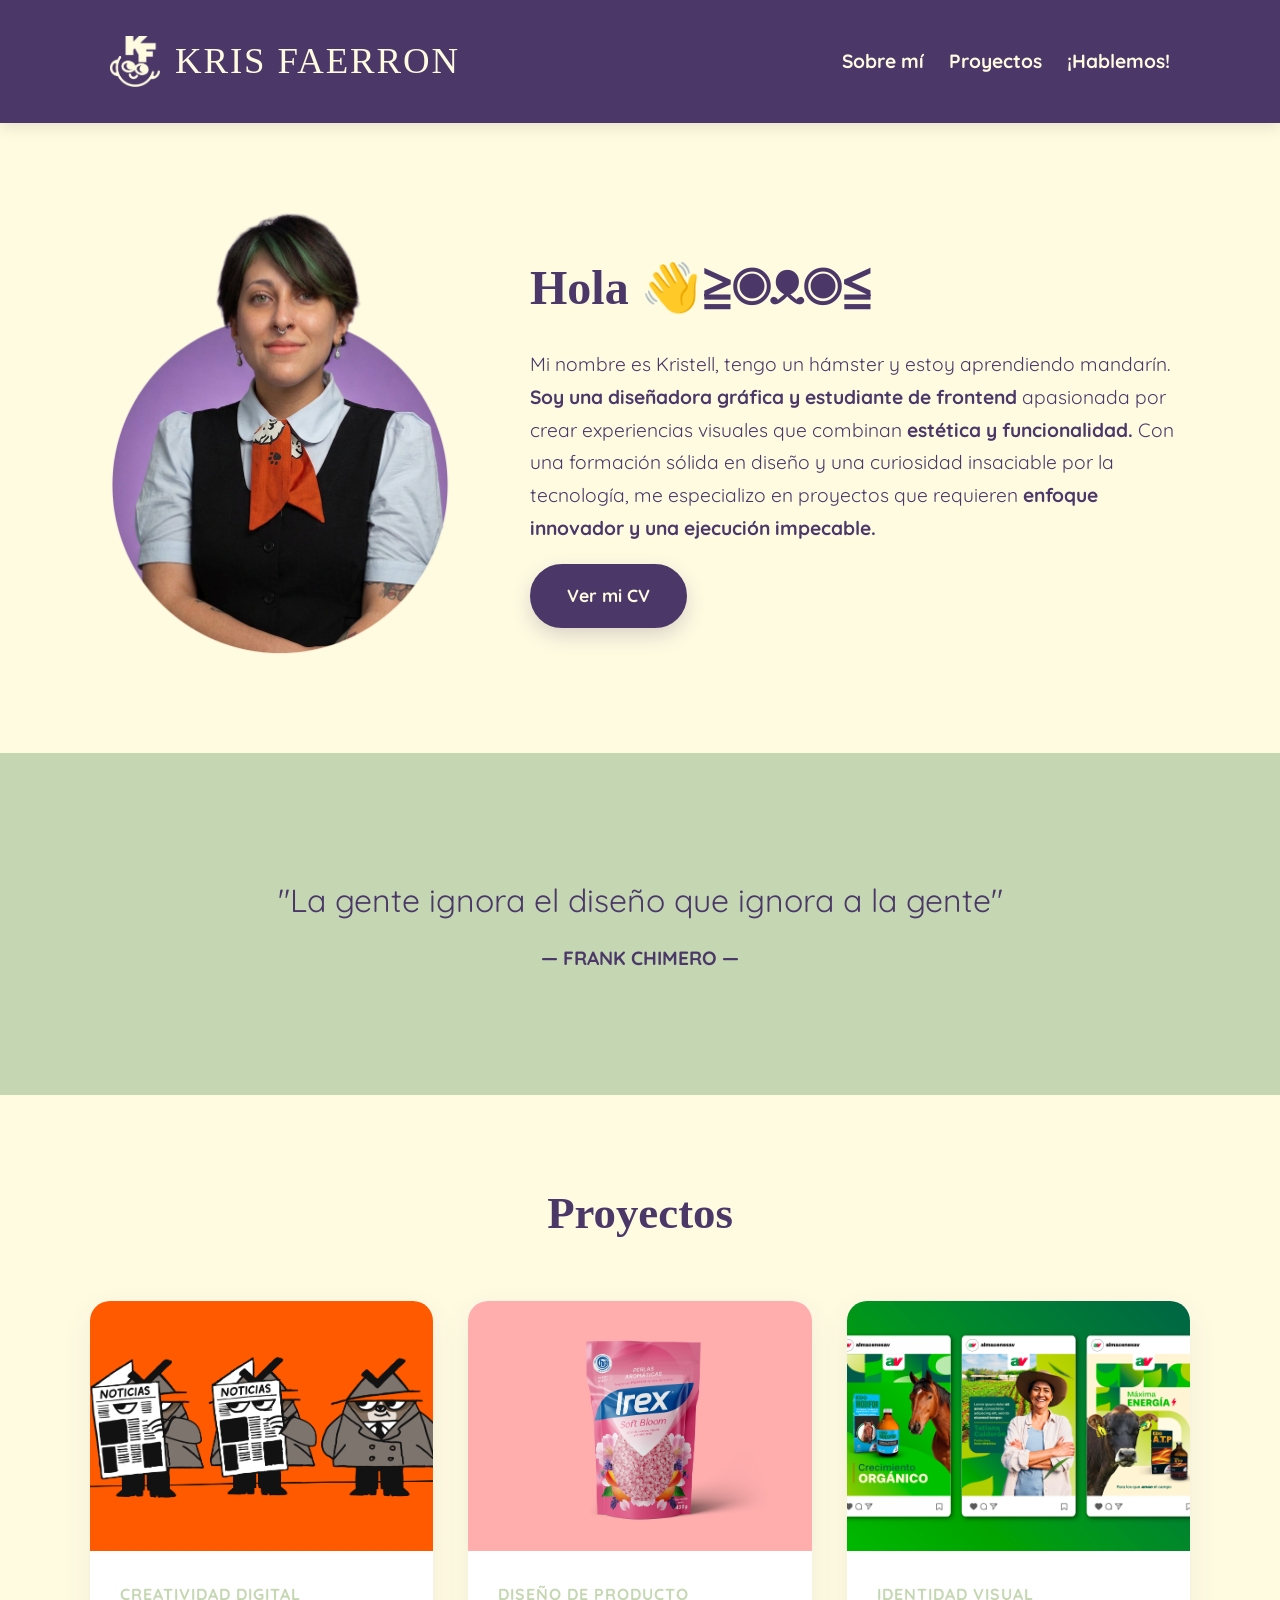
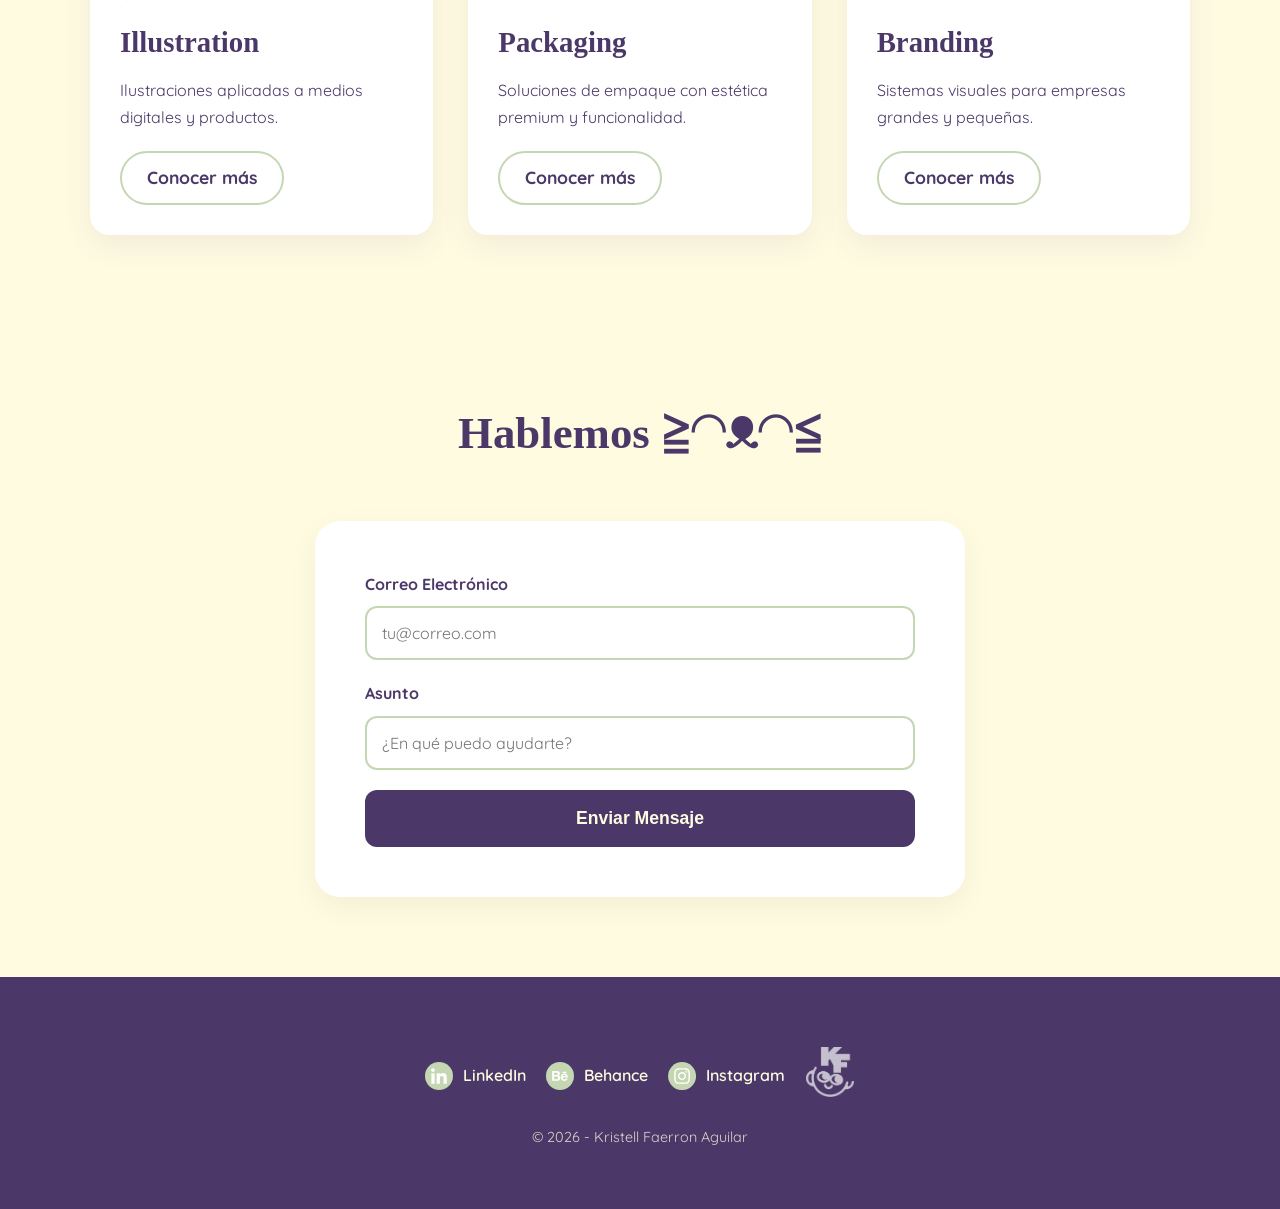
<file: index.html>
<!DOCTYPE html>
<html lang="es">
<head>
    <meta charset="UTF-8">
    <meta name="viewport" content="width=device-width, initial-scale=1.0">
    <title>Kristell Faerron | Diseño & Frontend</title>
    <link href="https://fonts.googleapis.com/css2?family=Quicksand:wght@300;400;700&display=swap" rel="stylesheet">
    <link rel="stylesheet" href="style.css">
    <link rel="icon" type="image/png" href="img/KF.png">
</head>
<body>

    <header class="main-header">
        <div class="container nav-container">
            <div class="logo-wrapper">
                <img src="img/KF.png" alt="Logotipo Kristell" class="logo-img">
                <span class="logo-text">KRIS FAERRON</span>
            </div>
            <nav class="main-nav">
                <ul>
                    <li><a href="#sobre-mi">Sobre mí</a></li>
                    <li><a href="#proyectos">Proyectos</a></li>
                    <li><a href="#hablemos">¡Hablemos!</a></li>
                </ul>
            </nav>
        </div>
    </header>

    <main>
        <section id="sobre-mi" class="container section">
            <div class="about-content">
                <div class="about-img">
                    <img src="img/KristellFaerron.png" alt="Foto de Kristell Faerron">
                </div>
                <div class="about-text">
                    <h1>Hola 👋≧◉ᴥ◉≦</h1>
                    <p>Mi nombre es Kristell, tengo un hámster y estoy aprendiendo mandarín. <strong>Soy una diseñadora gráfica y estudiante de frontend</strong> apasionada por crear experiencias visuales que combinan <strong>estética y funcionalidad.</strong> Con una formación sólida en diseño y una curiosidad insaciable por la tecnología, me especializo en proyectos que requieren <strong>enfoque innovador y una ejecución impecable.</strong></p>
                    <a href="docs/CV-Kristell-Faerron.pdf" target="_blank" class="btn-cv" rel="noopener noreferrer">Ver mi CV</a>
                </div>
            </div> </section>

        <section class="quote-section">
            <div class="container">
                <blockquote>
                    "La gente ignora el diseño que ignora a la gente"
                    <cite>— Frank Chimero —</cite>
                </blockquote>
            </div>
        </section>

        <section id="proyectos" class="container section">
            <h2 class="section-title">Proyectos</h2>
            <div class="projects-grid">
                
                <article class="project-card">
                    <div class="project-image">
                        <img src="img/proyecto-ilustracion.jpg" alt="Ilustración Editorial">
                    </div>
                    <div class="project-info">
                        <span>Creatividad Digital</span>
                        <h3>Illustration</h3>
                        <p>Ilustraciones aplicadas a medios digitales y productos.</p>
                        <div class="project-actions">
                            <a href="ilustracion.html" class="btn-more">Conocer más</a>
                        </div>
                    </div>
                </article>

                <article class="project-card">
                    <div class="project-image">
                        <img src="img/proyecto-packaging.png" alt="Packaging">
                    </div>
                    <div class="project-info">
                        <span>Diseño de Producto</span>
                        <h3>Packaging</h3>
                        <p>Soluciones de empaque con estética premium y funcionalidad.</p>
                        <div class="project-actions">
                            <a href="packaging.html" class="btn-more">Conocer más</a>
                        </div>
                    </div>
                </article>

                <article class="project-card">
                    <div class="project-image">
                        <img src="img/proyecto-branding.png" alt="Branding Corporativo">
                    </div>
                    <div class="project-info">
                        <span>Identidad Visual</span>
                        <h3>Branding</h3>
                        <p>Sistemas visuales para empresas grandes y pequeñas.</p>
                        <div class="project-actions">
                            <a href="branding.html" class="btn-more">Conocer más</a>
                        </div>
                    </div>
                </article>

            </div>
        </section>

        <section id="hablemos" class="container section">
            <h2 class="section-title">Hablemos ≧◠ᴥ◠≦</h2>
            <form class="contact-form">
                <div class="form-group">
                    <label for="email">Correo Electrónico</label>
                    <input type="email" id="email" name="email" placeholder="tu@correo.com" required>
                </div>
                <div class="form-group">
                    <label for="subject">Asunto</label>
                    <input type="text" id="subject" name="subject" placeholder="¿En qué puedo ayudarte?" required>
                </div>
                <button type="submit" class="btn-submit">Enviar Mensaje</button>
            </form>
        </section>
    </main>

    <footer class="main-footer">
        <div class="container footer-container"> <div class="social-links">
                <a href="https://www.linkedin.com/in/kristell-faerron-2b2548192/" target="_blank" rel="noopener noreferrer" class="social-icon">
                    <img src="img/linkedin-icon.svg" alt="LinkedIn de Kristell" class="icon-img"> LinkedIn
                </a>
                <a href="https://www.behance.net/KristellFaerron" target="_blank" rel="noopener noreferrer" class="social-icon">
                    <img src="img/behance-icon.svg" alt="Behance de Kristell" class="icon-img"> Behance
                </a>
                <a href="https://www.instagram.com/krispy_pop/" target="_blank" rel="noopener noreferrer" class="social-icon">
                    <img src="img/instagram-icon.svg" alt="Instagram de Kristell" class="icon-img"> Instagram
                </a>
                <a href="#" class="footer-logo">
                    <img src="img/KF.png" alt="Ir al inicio de la página">
                </a>
            </div>
            <p class="copyright">&copy; 2026 - Kristell Faerron Aguilar</p>
        </div>
    </footer>

</body>
</html>
</file>
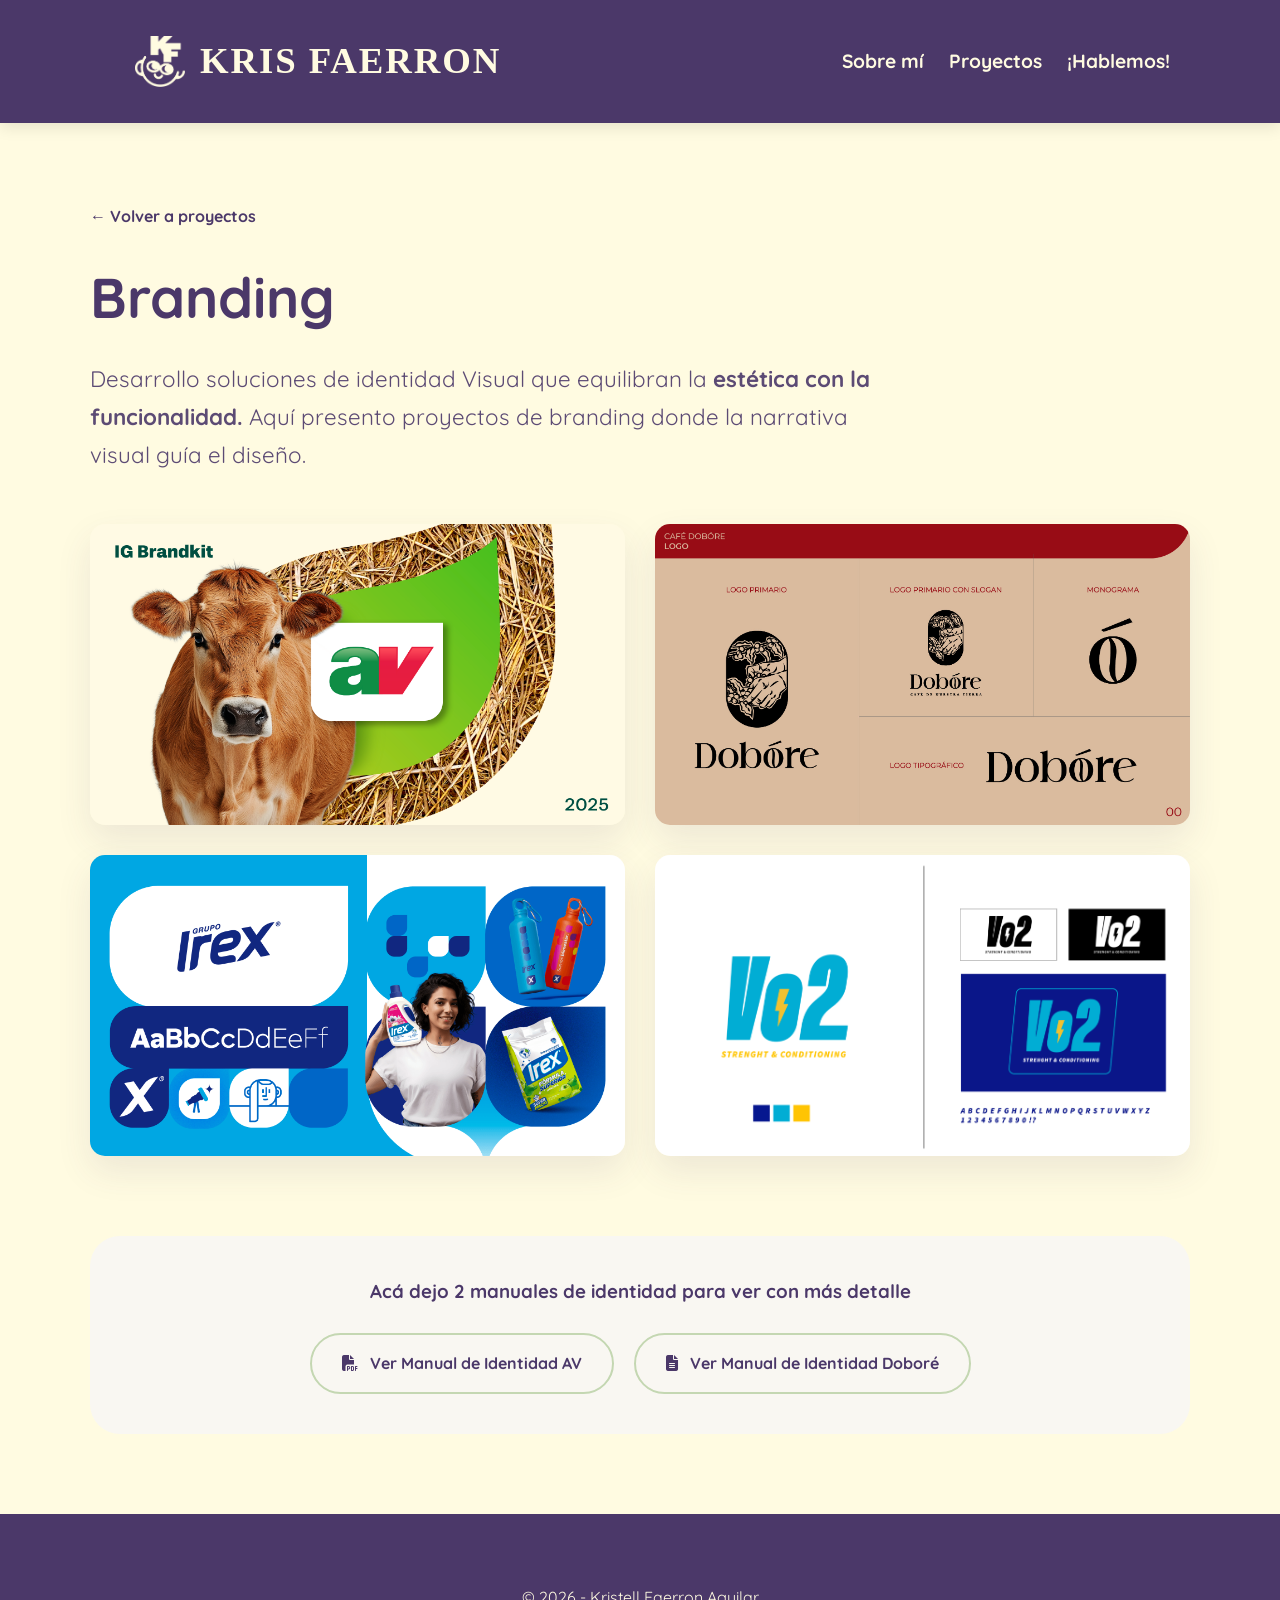
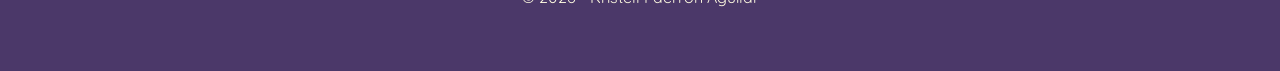
<file: branding.html>
<!DOCTYPE html>
<html lang="es">
<head>
    <meta charset="UTF-8">
    <meta name="viewport" content="width=device-width, initial-scale=1.0">
    <title> Branding | Kristell Faerron</title>
    <link href="https://fonts.googleapis.com/css2?family=Quicksand:wght@300;400;700&display=swap" rel="stylesheet">
    <link rel="stylesheet" href="https://cdnjs.cloudflare.com/ajax/libs/font-awesome/6.5.1/css/all.min.css">
    <link rel="stylesheet" href="style.css">
    <link rel="icon" type="image/png" href="img/KF.png">
</head>
<body>

    <header class="main-header">
        <div class="container nav-container">
            <div class="logo-wrapper">
                <a href="index.html" style="text-decoration: none; display: flex; align-items: center; gap: 15px;">
                    <img src="img/KF.png" alt="Logotipo Kristell" class="logo-img">
                    <span class="logo-text">KRIS FAERRON</span>
                </a>
            </div>
            <nav>
                <ul>
                    <li><a href="index.html#sobre-mi">Sobre mí</a></li>
                    <li><a href="index.html#proyectos">Proyectos</a></li>
                    <li><a href="index.html#hablemos">¡Hablemos!</a></li>
                </ul>
            </nav>
        </div>
    </header>

    <main class="container section">
        <div class="project-detail-header">
            <a href="index.html#proyectos" class="btn-back">← Volver a proyectos</a>
            <h1>Branding</h1>
            <p class="project-intro">Desarrollo soluciones de identidad Visual que equilibran la <strong> estética con la funcionalidad.</strong> Aquí presento proyectos de branding donde la narrativa visual guía el diseño.</p>
        </div>
        <div class="branding-gallery-grid">
            <div class="gallery-item">
                <img src="img/ilustracion-1.png" alt="AV branding">
            </div>
            <div class="gallery-item">
                <img src="img/ilustracion-2.jpg" alt="Doboré logo">
            </div>
            <div class="gallery-item">
                <img src="img/ilustracion-3.png" alt="Grupo Irex Moodboard">
            </div>
            <div class="gallery-item">
                <img src="img/ilustracion-4.jpg" alt="Vo2 branding">
            </div>
        </div>
        <div class="branding-resources">
            <h3>Acá dejo 2 manuales de identidad para ver con más detalle</h3>
            <div class="pdf-container">
                <a href="docs/AV-Branding.pdf" target="_blank" class="btn-pdf">
                    <i class="fa-solid fa-file-pdf"></i> Ver Manual de Identidad AV 
                </a>
                <a href="docs/Dobore-Branding.pdf" target="_blank" class="btn-pdf">
                    <i class="fa-solid fa-file-lines"></i> Ver Manual de Identidad Doboré
                </a>
            </div>
        </div>
    </main>

    <footer class="main-footer">
        <p>&copy; 2026 - Kristell Faerron Aguilar</p>
    </footer>

</body>
</html>
</file>
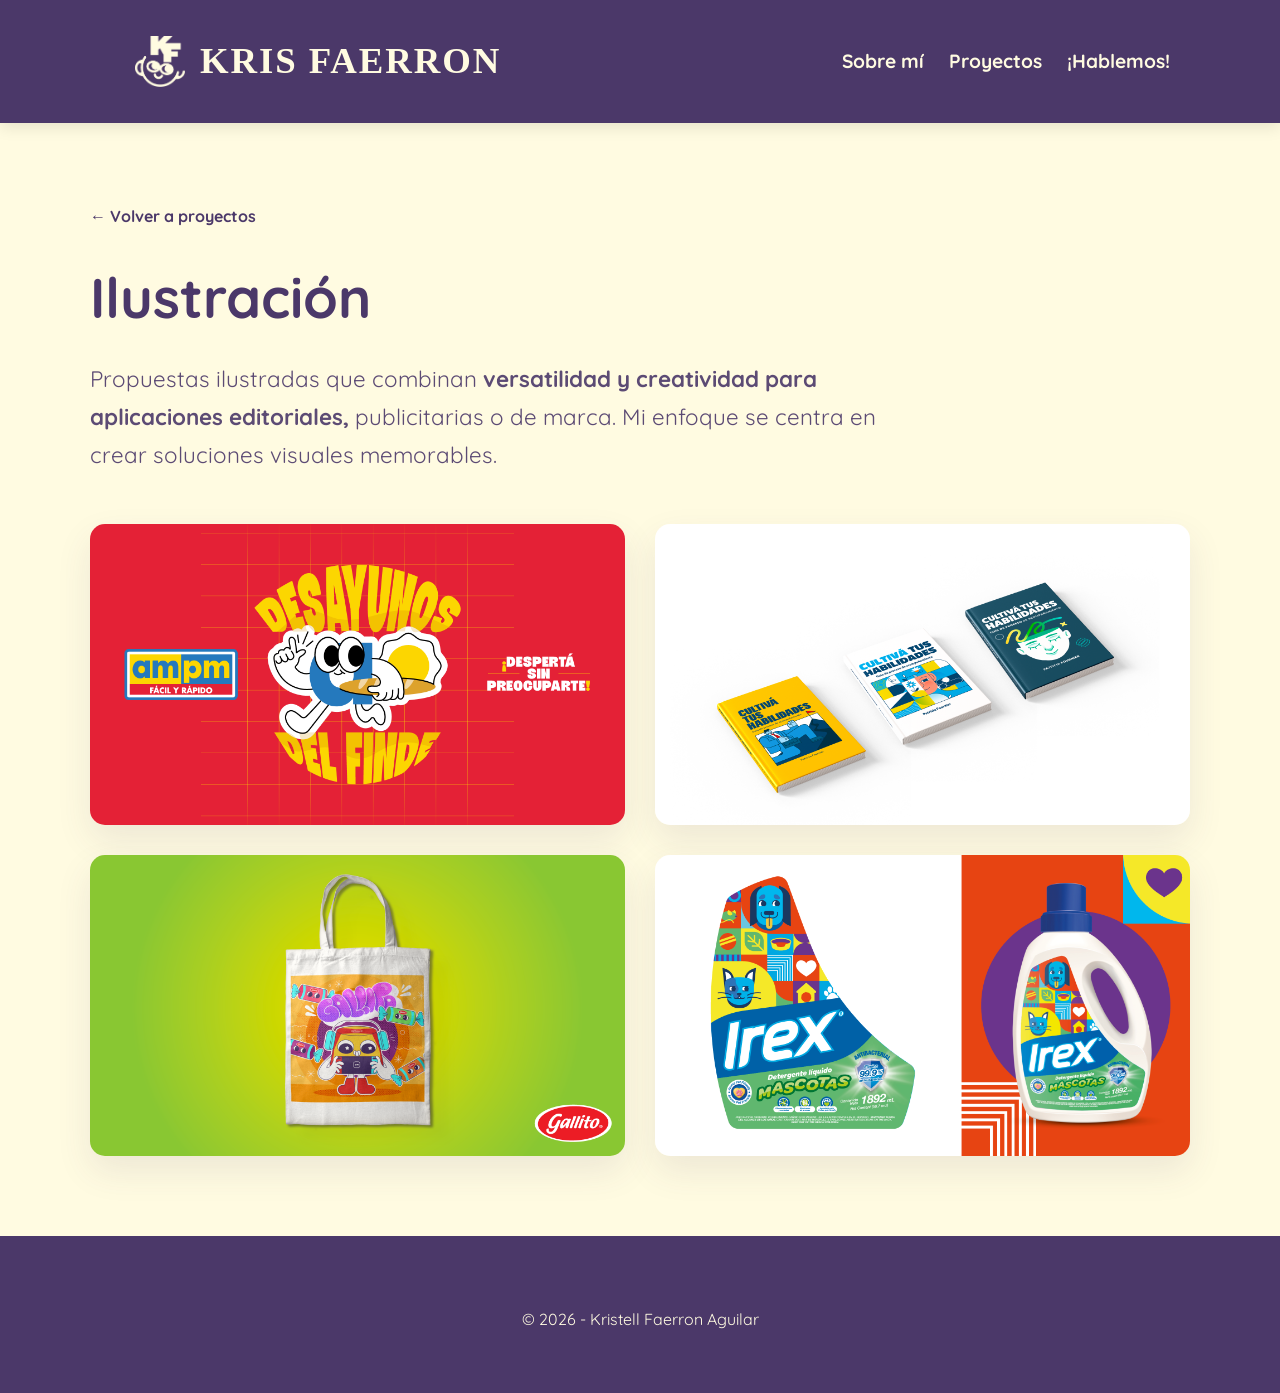
<file: ilustracion.html>
<!DOCTYPE html>
<html lang="es">
<head>
    <meta charset="UTF-8">
    <meta name="viewport" content="width=device-width, initial-scale=1.0">
    <title> Ilustración | Kristell Faerron</title>
    <link href="https://fonts.googleapis.com/css2?family=Quicksand:wght@300;400;700&display=swap" rel="stylesheet">
    <link rel="stylesheet" href="https://cdnjs.cloudflare.com/ajax/libs/font-awesome/6.5.1/css/all.min.css">
    <link rel="stylesheet" href="style.css">
    <link rel="icon" type="image/png" href="img/KF.png">
</head>
<body>

    <header class="main-header">
        <div class="container nav-container">
            <div class="logo-wrapper">
                <a href="index.html" style="text-decoration: none; display: flex; align-items: center; gap: 15px;">
                    <img src="img/KF.png" alt="Logotipo Kristell" class="logo-img">
                    <span class="logo-text">KRIS FAERRON</span>
                </a>
            </div>
            <nav>
                <ul>
                    <li><a href="index.html#sobre-mi">Sobre mí</a></li>
                    <li><a href="index.html#proyectos">Proyectos</a></li>
                    <li><a href="index.html#hablemos">¡Hablemos!</a></li>
                </ul>
            </nav>
        </div>
    </header>

    <main class="container section">
        <div class="project-detail-header">
            <a href="index.html#proyectos" class="btn-back">← Volver a proyectos</a>
            <h1>Ilustración</h1>
            <p class="project-intro">Propuestas ilustradas que combinan <strong>versatilidad y creatividad para aplicaciones editoriales,</strong> publicitarias o de marca. Mi enfoque se centra en crear soluciones visuales memorables.</p>
        </div>
        <div class="branding-gallery-grid">
            <div class="gallery-item">
                <img src="img/branding-1.png" alt="AMPM">
            </div>
            <div class="gallery-item">
                <img src="img/branding-2.png" alt="Ilustración libro">
            </div>
            <div class="gallery-item">
                <img src="img/branding-3.png" alt="Gallito Totebag">
            </div>
            <div class="gallery-item">
                <img src="img/branding-4.png" alt="Irex">
            </div>
        </div>
    </main>

    <footer class="main-footer">
        <p>&copy; 2026 - Kristell Faerron Aguilar</p>
    </footer>

</body>
</html>
</file>
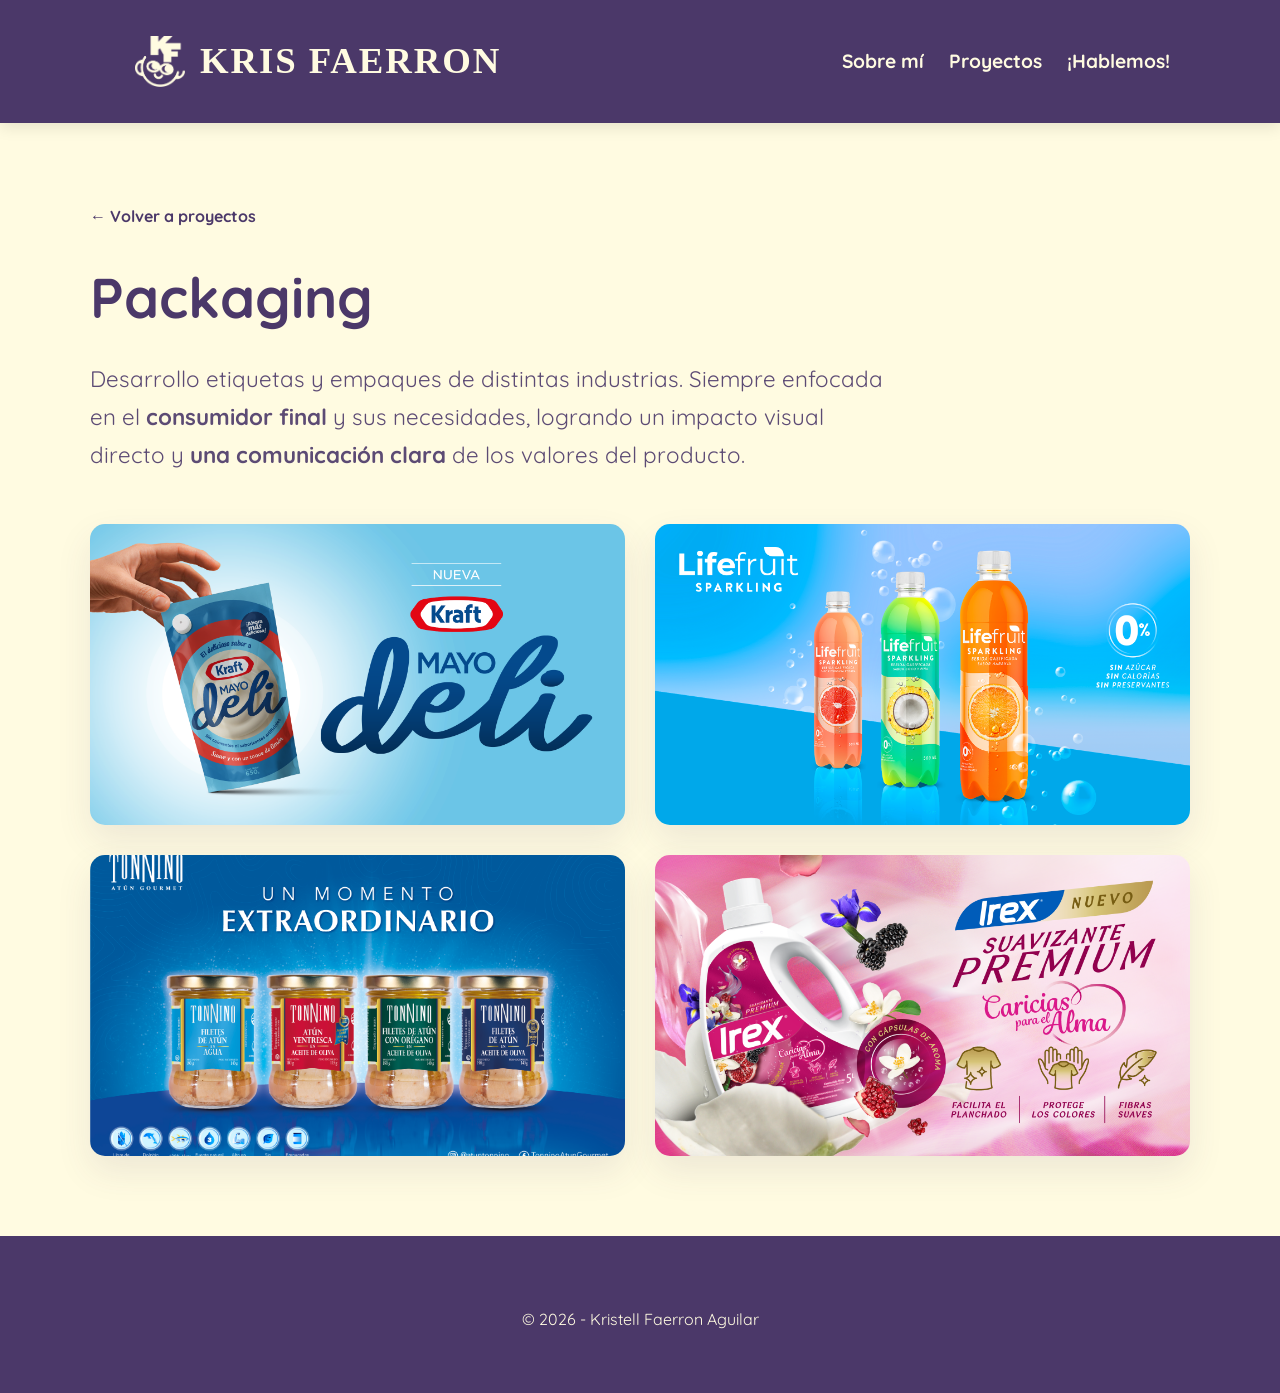
<file: packaging.html>
<!DOCTYPE html>
<html lang="es">
<head>
    <meta charset="UTF-8">
    <meta name="viewport" content="width=device-width, initial-scale=1.0">
    <title> Packaging | Kristell Faerron</title>
    <link href="https://fonts.googleapis.com/css2?family=Quicksand:wght@300;400;700&display=swap" rel="stylesheet">
    <link rel="stylesheet" href="https://cdnjs.cloudflare.com/ajax/libs/font-awesome/6.5.1/css/all.min.css">
    <link rel="stylesheet" href="style.css">
    <link rel="icon" type="image/png" href="img/KF.png">
</head>
<body>

    <header class="main-header">
        <div class="container nav-container">
            <div class="logo-wrapper">
                <a href="index.html" style="text-decoration: none; display: flex; align-items: center; gap: 15px;">
                    <img src="img/KF.png" alt="Logotipo Kristell" class="logo-img">
                    <span class="logo-text">KRIS FAERRON</span>
                </a>
            </div>
            <nav>
                <ul>
                    <li><a href="index.html#sobre-mi">Sobre mí</a></li>
                    <li><a href="index.html#proyectos">Proyectos</a></li>
                    <li><a href="index.html#hablemos">¡Hablemos!</a></li>
                </ul>
            </nav>
        </div>
    </header>

    <main class="container section">
        <div class="project-detail-header">
            <a href="index.html#proyectos" class="btn-back">← Volver a proyectos</a>
            <h1>Packaging</h1>
            <p class="project-intro">Desarrollo etiquetas y empaques de distintas industrias. Siempre enfocada en el <strong>consumidor final</strong> y sus necesidades, logrando un impacto visual directo y <strong>una comunicación clara</strong> de los valores del producto.</p>
        </div>
        <div class="branding-gallery-grid">
            <div class="gallery-item">
                <img src="img/packaging-1.png" alt="Mayonesa Kraft">
            </div>
            <div class="gallery-item">
                <img src="img/packaging-2.png" alt="Lifefruit botellas">
            </div>
            <div class="gallery-item">
                <img src="img/packaging-3.png" alt="Tonnino atún">
            </div>
            <div class="gallery-item">
                <img src="img/packaging-4.png" alt="Suavizante Irex">
            </div>
        </div>
    </main>

    <footer class="main-footer">
        <p>&copy; 2026 - Kristell Faerron Aguilar</p>
    </footer>

</body>
</html>
</file>
<file: style.css>
/* ==========================================================================
   1. ROOT ✍(◔◡◔)
   ========================================================================== */
:root {

/* ============================ PALETA COLOR =================================== */

    --morado: #4B3869;
    --verde: #C4D7B2;
    --crema: #FFFBE1;
    
  /* ============================ TIPOGRAFÍA =================================== */

    --titulos: 'BBHHegarty-Regular', serif;
    --textos: 'Quicksand', sans-serif;
}

/* ==========================================================================
   2.CONFIGURACIÓN BASE
   ========================================================================== */
* {
    margin: 0;
    padding: 0;
    box-sizing: border-box;
}

html {
    scroll-behavior: smooth;
}

body {
    background-color: var(--crema);
    color: var(--morado);
    font-family: var(--textos);
    line-height: 1.7;
}

.container {
    max-width: 1100px;
    margin: 0 auto;
    padding: 0 20px;
}

.section {
    padding: 80px 0;
}

/* ==========================================================================
   3. HEADER ✍(◔◡◔)
   ========================================================================== */
.main-header {
    background-color: var(--morado);
    color: var(--crema);
    padding: 30px 0;
    position: sticky;
    top: 0;
    z-index: 1000;
    box-shadow: 0 4px 15px rgba(0, 0, 0, 0.1);
}

/* ============================ FLEXBOX =================================== */

.nav-container {
    display: flex;
    justify-content: space-between;
    align-items: center;
}

.logo-wrapper {
    display: flex;
    align-items: center;
    gap: 15px;
}

.logo-img {
    height: 3.2rem;
    width: auto;
}

.logo-text {
    font-family: var(--titulos);
    font-size: 2.3rem;
    color: var(--crema);
    letter-spacing: 1.9px;
}

.main-header ul {
    display: flex;
    list-style: none;
}

.main-header a {
    color: var(--crema);
    text-decoration: none;
    margin-left: 25px;
    font-weight: 700;
    font-size: 1.2rem;
    transition: color 0.3s ease;
}

.main-header a:hover {
    color: var(--verde);
}

/* ==========================================================================
   4. SOBRE MÍ ✍(◔◡◔)
   ========================================================================== */
.about-content {
    display: flex;
    align-items: center;
    gap: 60px;
    flex-wrap: wrap;
}

.about-img img {
    display: block;
    width: 380px;
    height: 470px;
    object-fit: cover;
    border-radius: 20px;
    transition: transform 0.4s ease;
}

.about-img img:hover {
    transform: scale(1.05);
}

.about-text {
    flex: 1;
    min-width: 320px;
}

.about-text h1 {
    font-family: var(--titulos);
    font-size: 3rem;
    margin-bottom: 20px;
}

.about-text p {
    font-size: 1.2rem;
    margin-bottom: 20px;
}

/* ============================ BOTÓN CV =================================== */

.btn-cv {
    display: inline-block;
    padding: 15px 35px;
    background-color: var(--morado);
    color: var(--crema);
    text-decoration: none;
    border-radius: 50px;
    font-weight: 700;
    font-size: 1.1rem;
    box-shadow: 0 8px 20px rgba(75, 56, 105, 0.2);
    border: 2px solid var(--morado);
    transition: all 0.3s ease;
}

.btn-cv:hover {
    background-color: transparent;
    color: var(--morado);
    transform: translateY(-3px);
    box-shadow: 0 12px 25px rgba(75, 56, 105, 0.3);
}

/* ==========================================================================
   5. QUOTE ✍(◔◡◔)
   ========================================================================== */
.quote-section {
    background-color: var(--verde);
    padding: 120px 0;
    text-align: center;
    color: var(--morado);
}

blockquote {
    font-size: 2rem;
    font-weight: 400;
    max-width: 900px;
    margin: 0 auto;
}

cite {
    display: block;
    margin-top: 15px;
    font-size: 1.2rem;
    font-style: normal;
    font-weight: 700;
    text-transform: uppercase;
}

/* ==========================================================================
   6. PROYECTOS GRILLA ✍(◔◡◔)
   ========================================================================== */
.section-title {
    text-align: center;
    font-family: var(--titulos);
    font-size: 2.8rem;
    margin-bottom: 50px;
}

/* ============================ GRID RESPONSIVE =================================== */

.projects-grid {
    display: grid;
    grid-template-columns: repeat(auto-fit, minmax(320px, 1fr));
    gap: 35px;
}

.project-card {
    background-color: white;
    border-radius: 20px;
    overflow: hidden;
    box-shadow: 0 10px 30px rgba(75, 56, 105, 0.08);
    display: flex;
    flex-direction: column;
    transition: transform 0.4s ease, box-shadow 0.4s ease;
}

.project-card:hover {
    transform: translateY(-12px);
    box-shadow: 0 20px 45px rgba(75, 56, 105, 0.15);
}

.project-image {
    width: 100%;
    height: 250px;
    overflow: hidden;
}

.project-image img {
    width: 100%;
    height: 100%;
    object-fit: cover;
    transition: transform 0.5s ease;
}

.project-card:hover .project-image img {
    transform: scale(1.08);
}

.project-info {
    padding: 30px;
}

.project-info span {
    font-size: 1rem;
    color: var(--verde);
    font-weight: 700;
    text-transform: uppercase;
    letter-spacing: 1px;
}

.project-info h3 {
    font-family: var(--titulos);
    font-size: 1.8rem;
    margin: 10px 0;
}

.project-actions {
    margin-top: 20px;
    display: flex;
    gap: 10px;
}

/* ============================ BOTÓN CONOCER MÁS =================================== */

.btn-more {
    display: inline-block;
    padding: 10px 25px;
    background-color: transparent;
    color: var(--morado);
    border: 2px solid var(--verde);
    text-decoration: none;
    border-radius: 50px;
    font-weight: 700;
    font-size: 1.1rem;
    text-align: center;
    transition: all 0.3s ease;
}

.btn-more:hover {
    background-color: var(--verde);
    color: var(--morado);
    transform: translateX(5px);
    box-shadow: 4px 4px 0px var(--morado);
}

/* ==========================================================================
   7. FORMULARIO ✍(◔◡◔)
   ========================================================================== */
.contact-form {
    max-width: 650px;
    margin: 0 auto;
    background: #fff;
    padding: 50px;
    border-radius: 25px;
    box-shadow: 0 10px 30px rgba(0,0,0,0.05);
}

.form-group {
    margin-bottom: 20px;
}

.form-group label {
    display: block;
    margin-bottom: 8px;
    font-weight: 700;
}

.form-group input {
    width: 100%;
    padding: 15px;
    border: 2px solid var(--verde);
    border-radius: 12px;
    font-family: var(--textos);
    font-size: 1rem;
    transition: border-color 0.3s;
}

.form-group input:focus {
    outline: none;
    border-color: var(--morado);
}

.btn-submit {
    width: 100%;
    padding: 18px;
    background-color: var(--morado);
    color: var(--crema);
    border: none;
    border-radius: 12px;
    font-size: 1.1rem;
    font-weight: 700;
    cursor: pointer;
    transition: opacity 0.3s;
}

.btn-submit:hover {
    opacity: 0.9;
}

/* ==========================================================================
   8. FOOTER ✍(◔◡◔)
   ========================================================================== */
.main-footer {
    background-color: var(--morado);
    color: var(--crema);
    padding: 70px 30px 60px;
    text-align: center;
}

.footer-container {
    display: flex;
    flex-direction: column;
    align-items: center;
    gap: 20px;
}

.social-links {
    display: flex;
    flex-wrap: wrap;
    gap: 20px;
    justify-content: center;
}

.social-icon {
    display: inline-flex;
    align-items: center;
    gap: 10px;
    text-decoration: none;
    color: var(--crema);
    font-weight: 600;
    transition: all 0.3s ease;
}

.social-icon img {
    width: 28px; 
    height: 28px;
    object-fit: contain;
}

.social-icon:hover {
    color: var(--verde);
    transform: translateY(-3px);
}

.footer-logo img {
    width: 50px;
    height: 50px;
    object-fit: contain;
    transition: transform 0.3s ease, filter 0.3s ease;
    filter: grayscale(100%);
    opacity: 0.7;
}

.footer-logo:hover img {
    transform: translateY(-5px) scale(1.1);
    filter: grayscale(0%);
    opacity: 1;
}

.copyright {
    font-size: 0.9rem;
    opacity: 0.8;
}

/* ==========================================================================
   9. ESTILO ILUSTRACIÓN Y PACKAGING
   ========================================================================== */
.btn-back {
    display: inline-block;
    margin-bottom: 20px;
    color: var(--morado);
    text-decoration: none;
    font-weight: 700;
    transition: color 0.3s;
}

.btn-back:hover {
    color: var(--verde);
}

.project-detail-header h1 {
    font-size: 3.5rem;
    margin-bottom: 15px;
}

.project-intro {
    font-size: 1.4rem;
    max-width: 800px;
    margin-bottom: 50px;
    color: var(--morado);
    opacity: 0.9;
}

.project-gallery {
    display: grid;
    grid-template-columns: repeat(2, 1fr);
    gap: 20px;
    margin-bottom: 60px;
}

.gallery-item img {
    width: 100%;
    border-radius: 15px;
    display: block;
    transition: transform 0.4s ease;
}

.gallery-item.large {
    grid-column: span 2;
    height: 500px;
}

.gallery-item.large img {
    height: 100%;
    object-fit: cover;
}

.gallery-item.medium {
    grid-column: span 2;
    height: 400px;
}

.gallery-item.medium img {
    height: 100%;
    object-fit: cover;
}

.project-description {
    max-width: 800px;
}

.project-description h2 {
    margin-bottom: 20px;
    font-size: 2rem;
}
/* ============================ SECCIÓN BRANDING =================================== */

.branding-gallery-grid {
    display: grid;
    grid-template-columns: repeat(auto-fit, minmax(450px, 1fr));
    gap: 30px;
    margin-top: 40px;
}

.branding-gallery-grid .gallery-item img {
    aspect-ratio: 16 / 9;
    object-fit: cover;
    box-shadow: 0 15px 35px rgba(75, 56, 105, 0.1);
}

.branding-gallery-grid .gallery-item img:hover {
    transform: scale(1.02);
}

.branding-resources {
    margin-top: 80px;
    padding: 40px;
    background-color: #f9f7f2;
    border-radius: 30px;
    text-align: center;
}

.branding-resources h3 {
    color: var(--morado);
    margin-bottom: 25px;
}

.pdf-container {
    display: flex;
    justify-content: center;
    gap: 20px;
    flex-wrap: wrap;
}

/* ============================ Botones PDF =================================== */
.btn-pdf {
    display: inline-flex;
    align-items: center;
    gap: 12px;
    padding: 15px 30px;
    background-color: transparent;
    color: var(--morado);
    border: 2px solid var(--verde);
    text-decoration: none;
    border-radius: 50px;
    font-weight: 700;
    transition: all 0.3s ease;
}

.btn-pdf:hover {
    background-color: var(--verde);
    transform: translateY(-3px);
    box-shadow: 0 10px 20px rgba(0,0,0,0.05);
}

/* ==========================================================================
   10. RESPONSIVE DESIGN ✍(◔◡◔)
   ========================================================================== */
@media (max-width: 768px) {
    .nav-container {
        flex-direction: column;
        gap: 25px;
    }

    .main-header ul {
        margin-left: 0;
    }

    .about-content {
        text-align: center;
        justify-content: center;
    }

    .about-img img {
        width: 100%;
        max-width: 300px;
        height: auto;
    }
    
    .about-text h1 {
        font-size: 2.2rem;
    }

    .project-gallery {
        grid-template-columns: 1fr;
    }
    
    .gallery-item.large, 
    .gallery-item.medium {
        grid-column: span 1;
        height: 300px;
    }

    .project-detail-header h1 {
        font-size: 2.2rem;
    }
}

@media (max-width: 450px) {
    .branding-gallery-grid {
        grid-template-columns: 1fr;
    }
}
</file>
